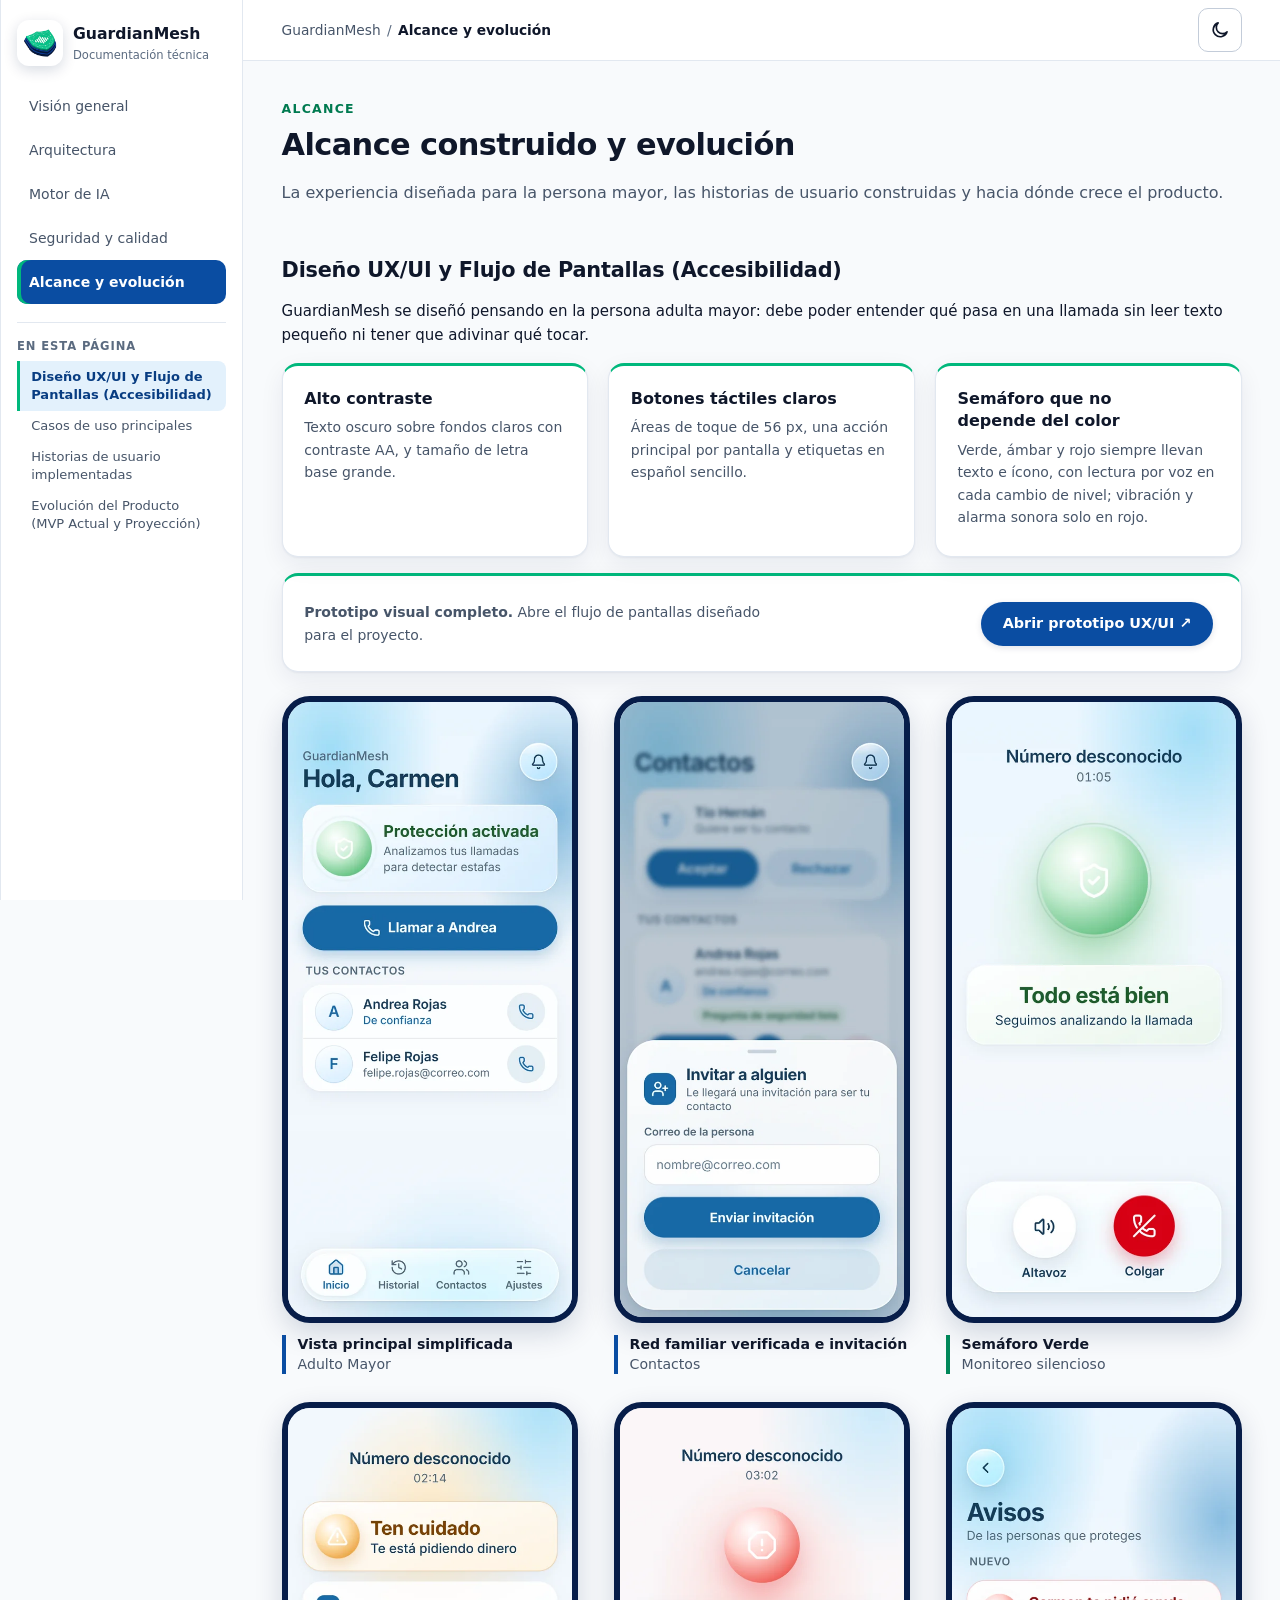
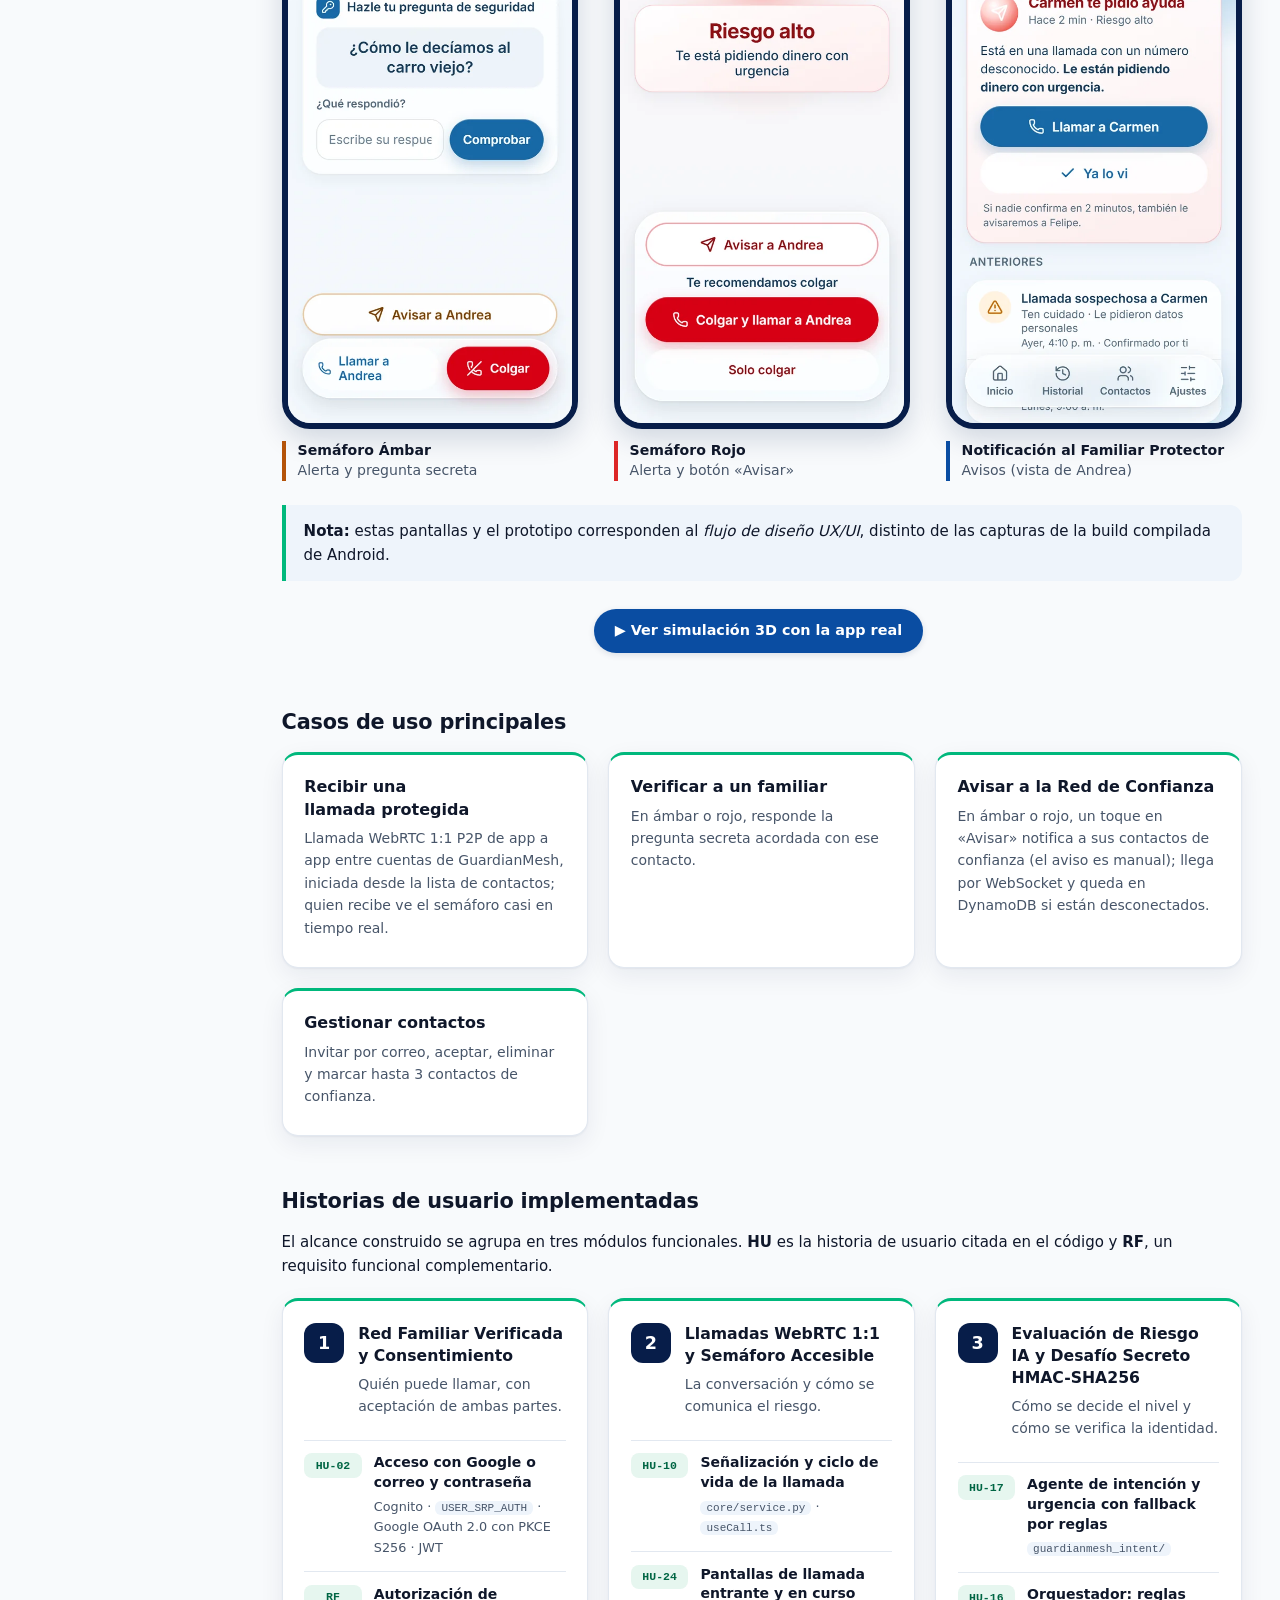
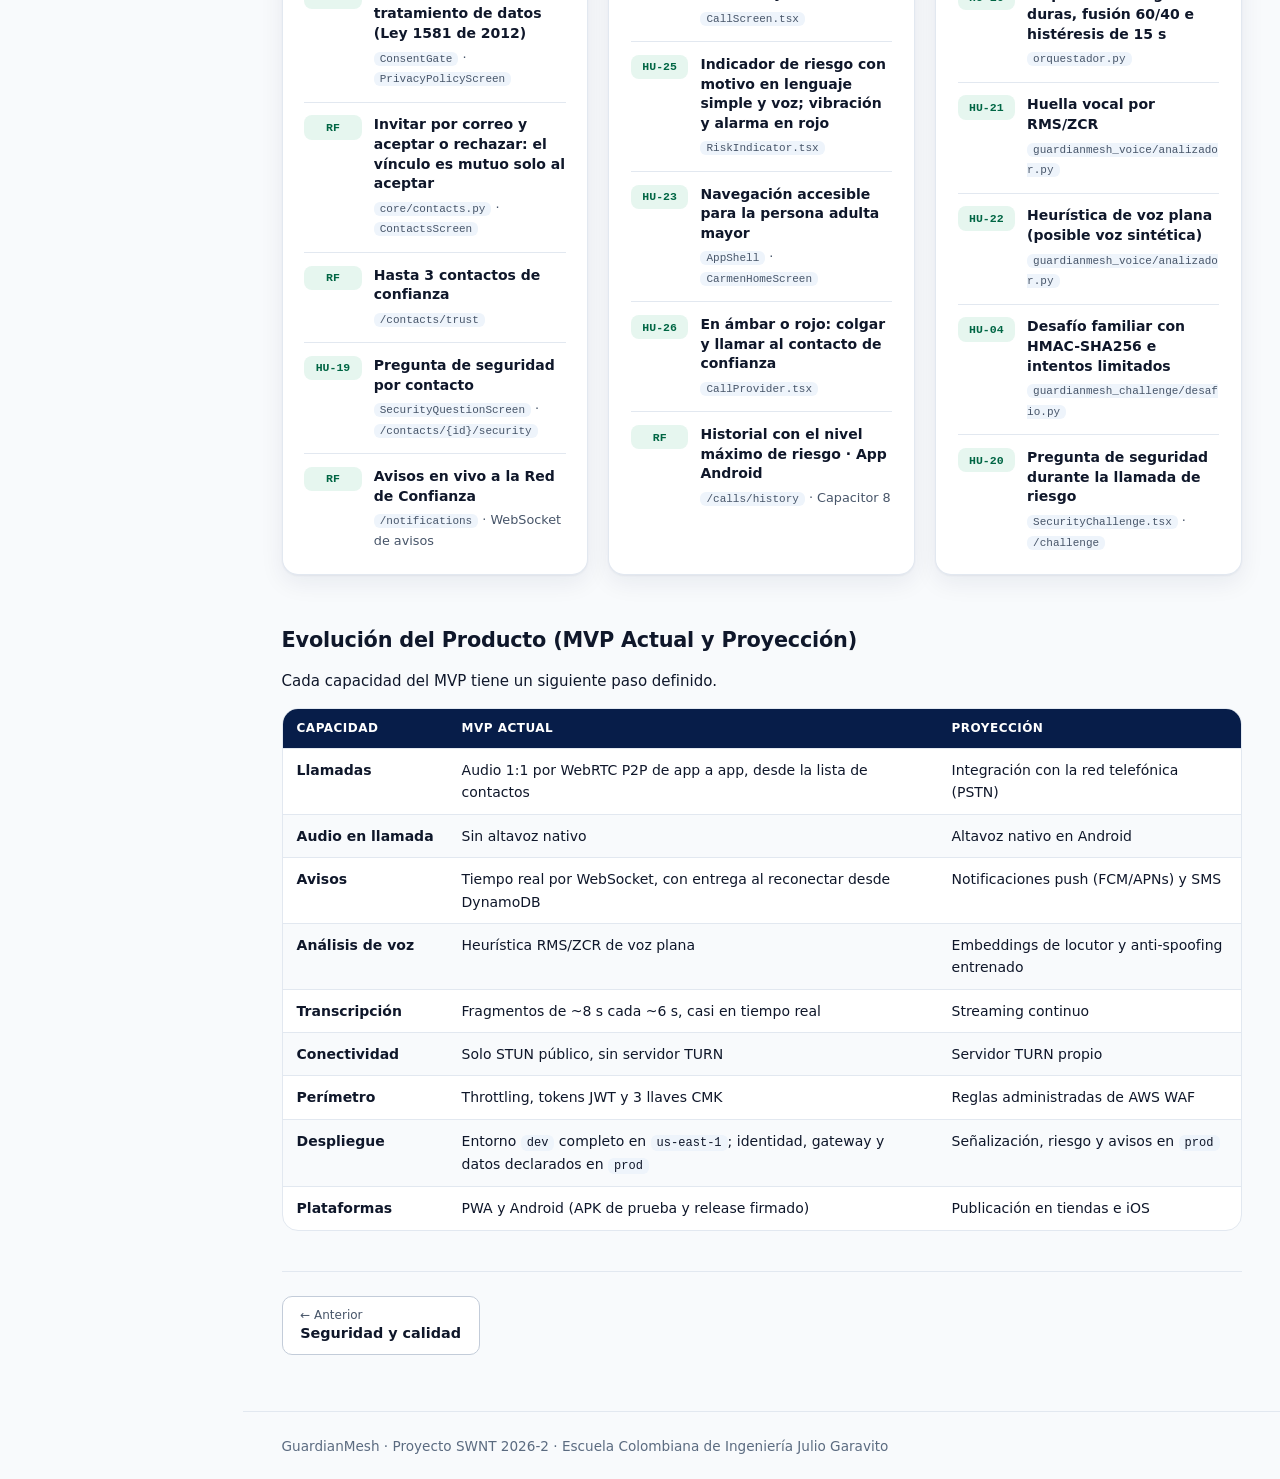
<file: scope.html>
<!DOCTYPE html>
<html lang="es">
<head>
<meta charset="utf-8">
<meta name="viewport" content="width=device-width, initial-scale=1">
<title>GuardianMesh · Alcance y evolución</title>
<meta name="description" content="Diseño UX/UI, historias de usuario implementadas y evolución del producto GuardianMesh.">
<meta name="theme-color" content="#071D49">
<script>(function(){var t;try{t=localStorage.getItem('theme')}catch(e){}if(t!=='dark'&&t!=='light')t=matchMedia('(prefers-color-scheme: dark)').matches?'dark':'light';document.documentElement.setAttribute('data-theme',t)})()</script>
<link rel="icon" type="image/png" href="assets/logo-guardianmesh.png">
<link rel="stylesheet" href="assets/styles.css?v=9">
</head>
<body>
<a class="skip" href="#contenido">Saltar al contenido</a>
<header class="topbar">
  <a class="brand" href="index.html"><span class="logo-wrap"><img src="assets/logo-guardianmesh.png" alt="" width="36" height="36"></span>GuardianMesh</a>
  <p class="crumbs"><a href="index.html">GuardianMesh</a><i aria-hidden="true">/</i><b aria-current="page">Alcance y evolución</b></p>
  <div class="topbar-actions"><button class="theme-btn" id="theme-btn" type="button" aria-label="Cambiar tema claro u oscuro" aria-pressed="false"><svg class="moon" viewBox="0 0 24 24" fill="none" stroke="currentColor" stroke-width="2" stroke-linecap="round" stroke-linejoin="round" aria-hidden="true"><path d="M20.5 14.2A8.5 8.5 0 1 1 9.8 3.5a6.8 6.8 0 0 0 10.7 10.7z"/></svg><svg class="sun" viewBox="0 0 24 24" fill="none" stroke="currentColor" stroke-width="2" stroke-linecap="round" aria-hidden="true"><circle cx="12" cy="12" r="4.2"/><path d="M12 2.5v2.2M12 19.3v2.2M2.5 12h2.2M19.3 12h2.2M5.3 5.3l1.5 1.5M17.2 17.2l1.5 1.5M5.3 18.7l1.5-1.5M17.2 6.8l1.5-1.5"/></svg></button><button type="button" class="menu-btn" id="menu-btn" aria-expanded="false" aria-controls="sidebar">☰ Menú</button></div>
</header>
<div class="scrim" id="scrim"></div>
<aside class="sidebar" id="sidebar" aria-label="Navegación">
  <a class="brand" href="index.html"><span class="logo-wrap"><img src="assets/logo-guardianmesh.png" alt="" width="36" height="36"></span><span>GuardianMesh<small>Documentación técnica</small></span></a>
  <nav class="nav" aria-label="Secciones del portal">
    <a href="index.html">Visión general</a>
    <a href="architecture.html">Arquitectura</a>
    <a href="ai-engine.html">Motor de IA</a>
    <a href="security.html">Seguridad y calidad</a>
    <a href="scope.html" aria-current="page">Alcance y evolución</a>
  </nav>
  <nav class="toc" aria-label="En esta página"><p>En esta página</p><div id="toc-list"></div></nav>
</aside>

<main id="contenido"><div class="content">
  <p class="eyebrow">Alcance</p>
  <h1>Alcance construido y evolución</h1>
  <p class="lead">La experiencia diseñada para la persona mayor, las historias de usuario construidas y hacia dónde crece el producto.</p>

  <h2 id="ux">Diseño UX/UI y Flujo de Pantallas (Accesibilidad)</h2>
  <p>GuardianMesh se diseñó pensando en la persona adulta mayor: debe poder entender qué pasa en una llamada sin leer texto pequeño ni tener que adivinar qué tocar.</p>
  <div class="grid">
    <div class="card"><h3>Alto contraste</h3><p>Texto oscuro sobre fondos claros con contraste AA, y tamaño de letra base grande.</p></div>
    <div class="card"><h3>Botones táctiles claros</h3><p>Áreas de toque de 56 px, una acción principal por pantalla y etiquetas en español sencillo.</p></div>
    <div class="card"><h3>Semáforo que no depende del color</h3><p>Verde, ámbar y rojo siempre llevan texto e ícono, con lectura por voz en cada cambio de nivel; vibración y alarma sonora solo en rojo.</p></div>
  </div>
  <div class="card ux-card" style="margin-top:16px">
    <p><strong>Prototipo visual completo.</strong> Abre el flujo de pantallas diseñado para el proyecto.</p>
    <a class="btn btn-primary" href="https://claude.ai/artifact/NbCCoDzDb7epjdtKpbuLse#page-da5bc254d2bf" target="_blank" rel="noopener">Abrir prototipo UX/UI ↗</a>
  </div>
  <div class="ux-gallery">
    <figure class="ux-shot"><a href="assets/img/ux/inicio.webp" target="_blank" rel="noopener" aria-label="Ampliar: Vista principal simplificada"><img src="assets/img/ux/inicio.webp" alt="Inicio de Carmen: protección activada y botón grande para llamar a Andrea" width="540" height="1169" loading="lazy" decoding="async"></a><figcaption><b>Vista principal simplificada</b>Adulto Mayor</figcaption></figure>
    <figure class="ux-shot"><a href="assets/img/ux/contactos.webp" target="_blank" rel="noopener" aria-label="Ampliar: Red familiar verificada e invitación"><img src="assets/img/ux/contactos.webp" alt="Contactos con la ventana para invitar a alguien por correo" width="540" height="1169" loading="lazy" decoding="async"></a><figcaption><b>Red familiar verificada e invitación</b>Contactos</figcaption></figure>
    <figure class="ux-shot g"><a href="assets/img/ux/semaforo-verde.webp" target="_blank" rel="noopener" aria-label="Ampliar: Semáforo Verde"><img src="assets/img/ux/semaforo-verde.webp" alt="Llamada en verde: Todo está bien, seguimos analizando la llamada" width="540" height="1169" loading="lazy" decoding="async"></a><figcaption><b>Semáforo Verde</b>Monitoreo silencioso</figcaption></figure>
    <figure class="ux-shot a"><a href="assets/img/ux/semaforo-ambar.webp" target="_blank" rel="noopener" aria-label="Ampliar: Semáforo Ámbar"><img src="assets/img/ux/semaforo-ambar.webp" alt="Llamada en ámbar: Ten cuidado, con la pregunta de seguridad" width="540" height="1169" loading="lazy" decoding="async"></a><figcaption><b>Semáforo Ámbar</b>Alerta y pregunta secreta</figcaption></figure>
    <figure class="ux-shot r"><a href="assets/img/ux/semaforo-rojo.webp" target="_blank" rel="noopener" aria-label="Ampliar: Semáforo Rojo"><img src="assets/img/ux/semaforo-rojo.webp" alt="Llamada en rojo: Riesgo alto, con botones para avisar o colgar y llamar a Andrea" width="540" height="1169" loading="lazy" decoding="async"></a><figcaption><b>Semáforo Rojo</b>Alerta y botón «Avisar»</figcaption></figure>
    <figure class="ux-shot"><a href="assets/img/ux/avisos.webp" target="_blank" rel="noopener" aria-label="Ampliar: Notificación al Familiar Protector"><img src="assets/img/ux/avisos.webp" alt="Avisos de Andrea: Carmen te pidió ayuda" width="540" height="1169" loading="lazy" decoding="async"></a><figcaption><b>Notificación al Familiar Protector</b>Avisos (vista de Andrea)</figcaption></figure>
  </div>
  <p class="callout"><strong>Nota:</strong> estas pantallas y el prototipo corresponden al <em>flujo de diseño UX/UI</em>, distinto de las capturas de la build compilada de Android.</p>
  <p class="ux-cta"><a class="btn btn-primary" href="architecture.html#simulacion-3d">▶ Ver simulación 3D con la app real</a></p>

  <h2 id="casos">Casos de uso principales</h2>
  <div class="grid">
    <div class="card"><h3>Recibir una llamada protegida</h3><p>Llamada WebRTC 1:1 P2P de app a app entre cuentas de GuardianMesh, iniciada desde la lista de contactos; quien recibe ve el semáforo casi en tiempo real.</p></div>
    <div class="card"><h3>Verificar a un familiar</h3><p>En ámbar o rojo, responde la pregunta secreta acordada con ese contacto.</p></div>
    <div class="card"><h3>Avisar a la Red de Confianza</h3><p>En ámbar o rojo, un toque en «Avisar» notifica a sus contactos de confianza (el aviso es manual); llega por WebSocket y queda en DynamoDB si están desconectados.</p></div>
    <div class="card"><h3>Gestionar contactos</h3><p>Invitar por correo, aceptar, eliminar y marcar hasta 3 contactos de confianza.</p></div>
  </div>

  <h2 id="hu">Historias de usuario implementadas</h2>
  <p>El alcance construido se agrupa en tres módulos funcionales. <strong>HU</strong> es la historia de usuario citada en el código y <strong>RF</strong>, un requisito funcional complementario.</p>
  <div class="modules">
    <section class="card module" aria-labelledby="mod-1">
      <header><span class="module-n" aria-hidden="true">1</span><div><h3 id="mod-1">Red Familiar Verificada y Consentimiento</h3><p>Quién puede llamar, con aceptación de ambas partes.</p></div></header>
      <ul class="hu-list">
      <li><span class="hu">HU-02</span><div><b>Acceso con Google o correo y contraseña</b><small>Cognito · <code>USER_SRP_AUTH</code> · Google OAuth 2.0 con PKCE S256 · JWT</small></div></li>
      <li><span class="hu">RF</span><div><b>Autorización de tratamiento de datos (Ley 1581 de 2012)</b><small><code>ConsentGate</code> · <code>PrivacyPolicyScreen</code></small></div></li>
      <li><span class="hu">RF</span><div><b>Invitar por correo y aceptar o rechazar: el vínculo es mutuo solo al aceptar</b><small><code>core/contacts.py</code> · <code>ContactsScreen</code></small></div></li>
      <li><span class="hu">RF</span><div><b>Hasta 3 contactos de confianza</b><small><code>/contacts/trust</code></small></div></li>
      <li><span class="hu">HU-19</span><div><b>Pregunta de seguridad por contacto</b><small><code>SecurityQuestionScreen</code> · <code>/contacts/{id}/security</code></small></div></li>
      <li><span class="hu">RF</span><div><b>Avisos en vivo a la Red de Confianza</b><small><code>/notifications</code> · WebSocket de avisos</small></div></li>
      </ul>
    </section>
    <section class="card module" aria-labelledby="mod-2">
      <header><span class="module-n" aria-hidden="true">2</span><div><h3 id="mod-2">Llamadas WebRTC 1:1 y Semáforo Accesible</h3><p>La conversación y cómo se comunica el riesgo.</p></div></header>
      <ul class="hu-list">
      <li><span class="hu">HU-10</span><div><b>Señalización y ciclo de vida de la llamada</b><small><code>core/service.py</code> · <code>useCall.ts</code></small></div></li>
      <li><span class="hu">HU-24</span><div><b>Pantallas de llamada entrante y en curso</b><small><code>CallScreen.tsx</code></small></div></li>
      <li><span class="hu">HU-25</span><div><b>Indicador de riesgo con motivo en lenguaje simple y voz; vibración y alarma en rojo</b><small><code>RiskIndicator.tsx</code></small></div></li>
      <li><span class="hu">HU-23</span><div><b>Navegación accesible para la persona adulta mayor</b><small><code>AppShell</code> · <code>CarmenHomeScreen</code></small></div></li>
      <li><span class="hu">HU-26</span><div><b>En ámbar o rojo: colgar y llamar al contacto de confianza</b><small><code>CallProvider.tsx</code></small></div></li>
      <li><span class="hu">RF</span><div><b>Historial con el nivel máximo de riesgo · App Android</b><small><code>/calls/history</code> · Capacitor 8</small></div></li>
      </ul>
    </section>
    <section class="card module" aria-labelledby="mod-3">
      <header><span class="module-n" aria-hidden="true">3</span><div><h3 id="mod-3">Evaluación de Riesgo IA y Desafío Secreto HMAC-SHA256</h3><p>Cómo se decide el nivel y cómo se verifica la identidad.</p></div></header>
      <ul class="hu-list">
      <li><span class="hu">HU-17</span><div><b>Agente de intención y urgencia con fallback por reglas</b><small><code>guardianmesh_intent/</code></small></div></li>
      <li><span class="hu">HU-16</span><div><b>Orquestador: reglas duras, fusión 60/40 e histéresis de 15 s</b><small><code>orquestador.py</code></small></div></li>
      <li><span class="hu">HU-21</span><div><b>Huella vocal por RMS/ZCR</b><small><code>guardianmesh_voice/analizador.py</code></small></div></li>
      <li><span class="hu">HU-22</span><div><b>Heurística de voz plana (posible voz sintética)</b><small><code>guardianmesh_voice/analizador.py</code></small></div></li>
      <li><span class="hu">HU-04</span><div><b>Desafío familiar con HMAC-SHA256 e intentos limitados</b><small><code>guardianmesh_challenge/desafio.py</code></small></div></li>
      <li><span class="hu">HU-20</span><div><b>Pregunta de seguridad durante la llamada de riesgo</b><small><code>SecurityChallenge.tsx</code> · <code>/challenge</code></small></div></li>
      </ul>
    </section>
  </div>

  <h2 id="evolucion">Evolución del Producto (MVP Actual y Proyección)</h2>
  <p>Cada capacidad del MVP tiene un siguiente paso definido.</p>
  <div class="table-wrap"><table class="evo">
    <thead><tr><th>Capacidad</th><th>MVP actual</th><th>Proyección</th></tr></thead>
    <tbody>
      <tr><td>Llamadas</td><td>Audio 1:1 por WebRTC P2P de app a app, desde la lista de contactos</td><td>Integración con la red telefónica (PSTN)</td></tr>
      <tr><td>Audio en llamada</td><td>Sin altavoz nativo</td><td>Altavoz nativo en Android</td></tr>
      <tr><td>Avisos</td><td>Tiempo real por WebSocket, con entrega al reconectar desde DynamoDB</td><td>Notificaciones push (FCM/APNs) y SMS</td></tr>
      <tr><td>Análisis de voz</td><td>Heurística RMS/ZCR de voz plana</td><td>Embeddings de locutor y anti-spoofing entrenado</td></tr>
      <tr><td>Transcripción</td><td>Fragmentos de ~8 s cada ~6 s, casi en tiempo real</td><td>Streaming continuo</td></tr>
      <tr><td>Conectividad</td><td>Solo STUN público, sin servidor TURN</td><td>Servidor TURN propio</td></tr>
      <tr><td>Perímetro</td><td>Throttling, tokens JWT y 3 llaves CMK</td><td>Reglas administradas de AWS WAF</td></tr>
      <tr><td>Despliegue</td><td>Entorno <code>dev</code> completo en <code>us-east-1</code>; identidad, gateway y datos declarados en <code>prod</code></td><td>Señalización, riesgo y avisos en <code>prod</code></td></tr>
      <tr><td>Plataformas</td><td>PWA y Android (APK de prueba y release firmado)</td><td>Publicación en tiendas e iOS</td></tr>
    </tbody>
  </table></div>

  <nav class="pager" aria-label="Páginas"><a class="pager-prev" href="security.html" rel="prev"><small><i aria-hidden="true">←</i> Anterior</small><span>Seguridad y calidad</span></a></nav>
</div></main>
<footer class="foot">GuardianMesh · Proyecto SWNT 2026-2 · Escuela Colombiana de Ingeniería Julio Garavito</footer>
<script src="assets/app.js?v=9"></script>
</body>
</html>
</file>
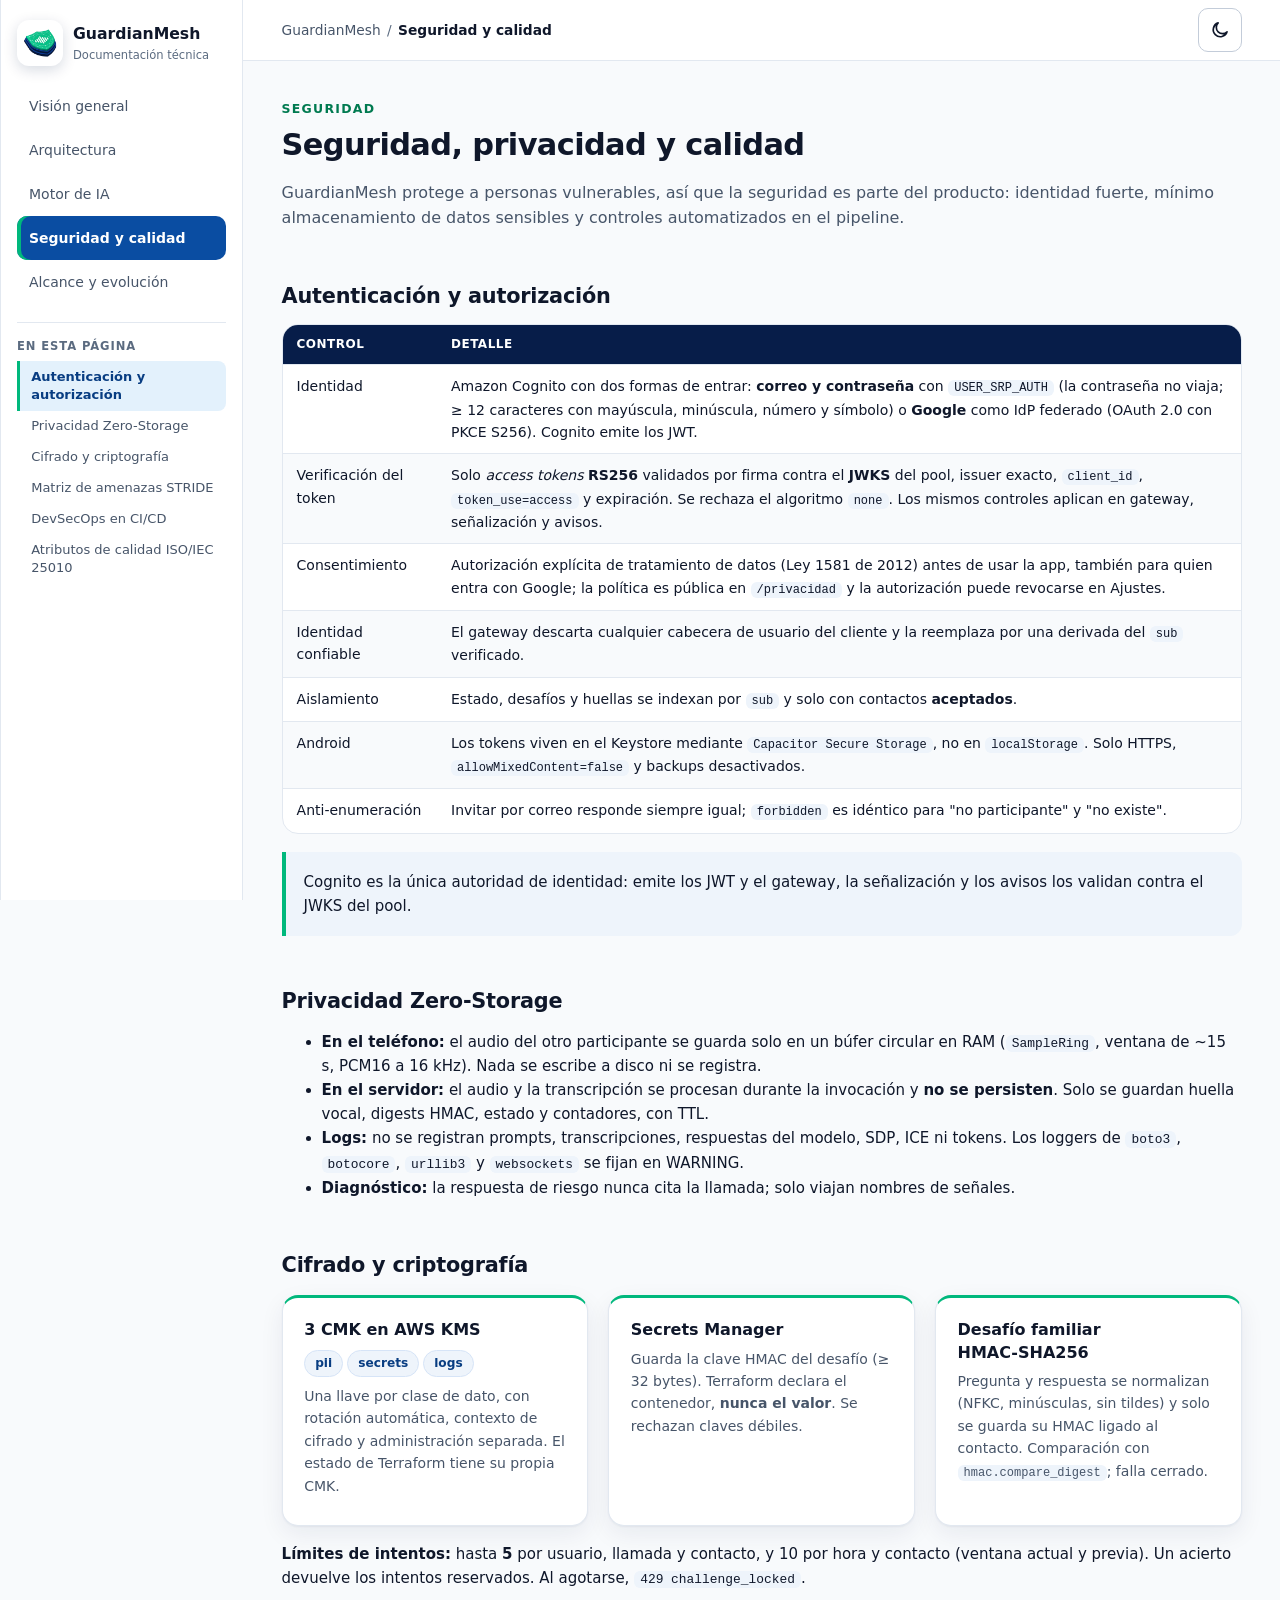
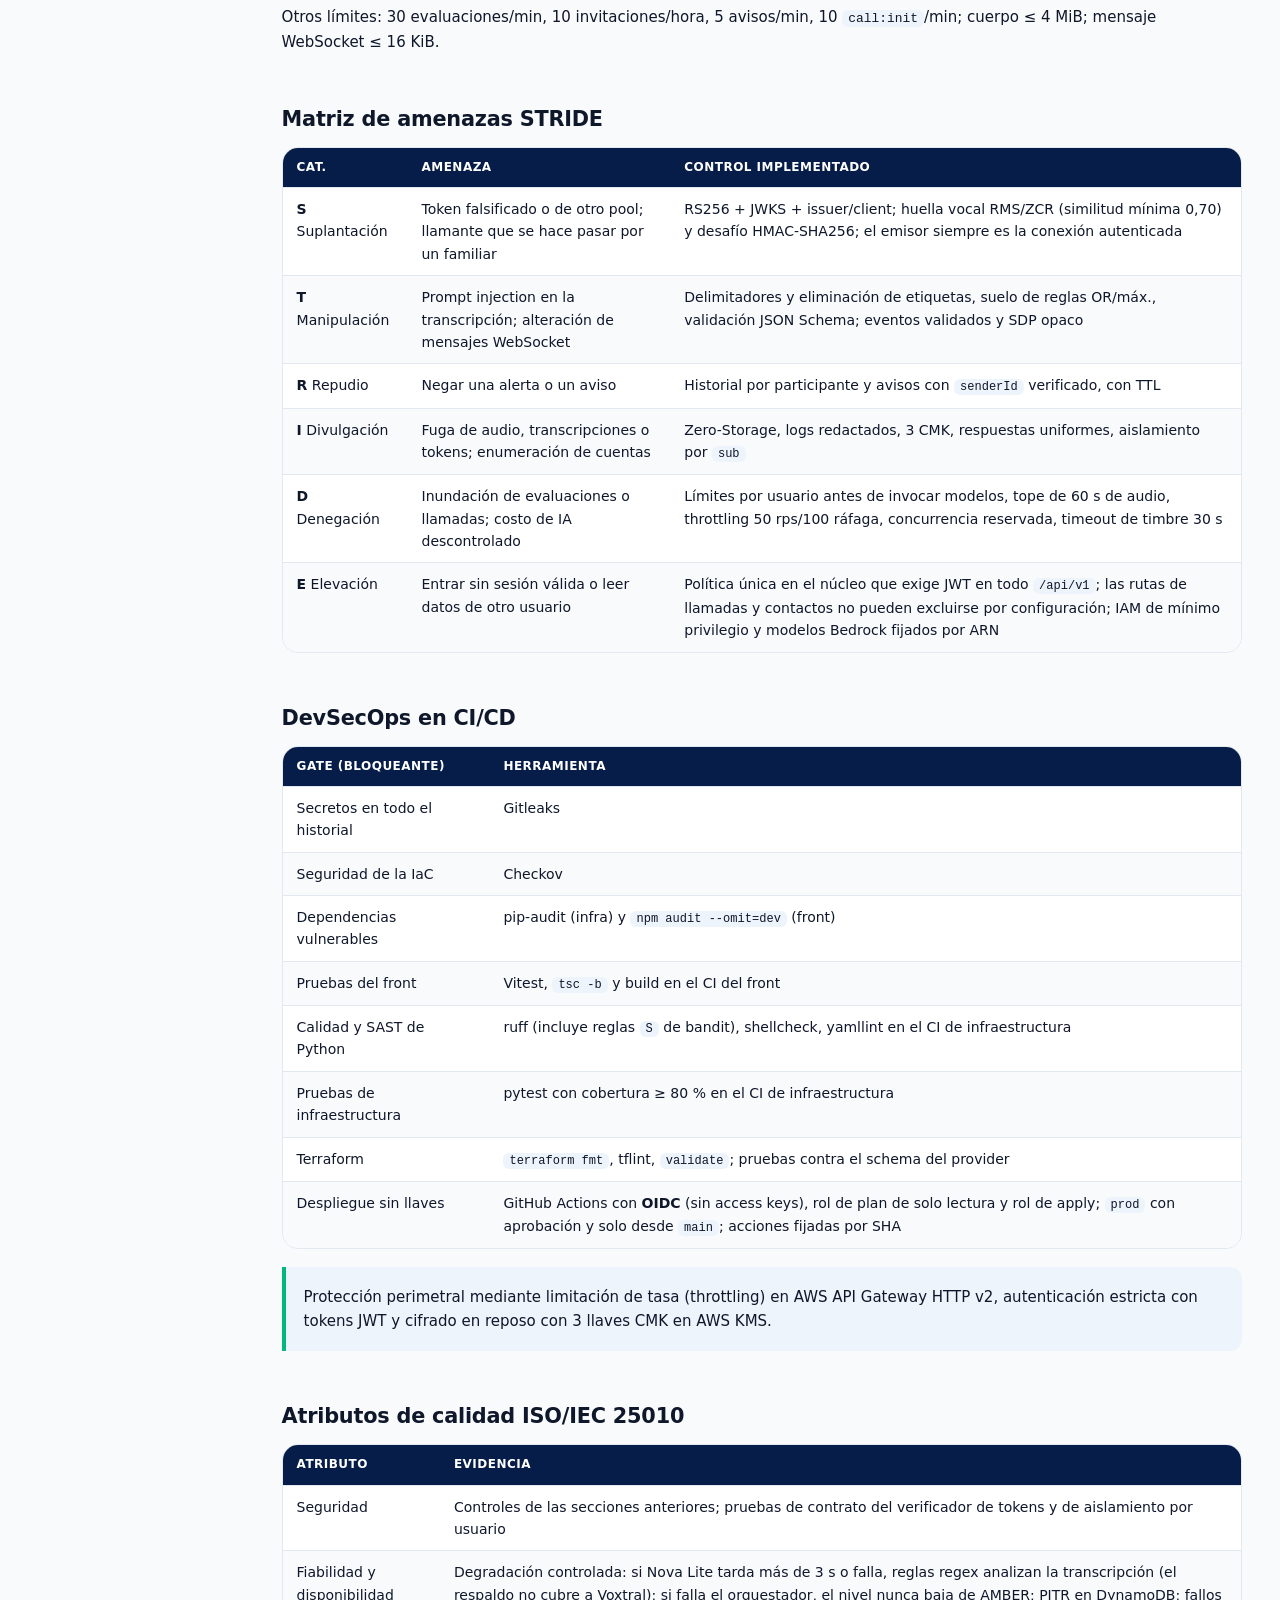
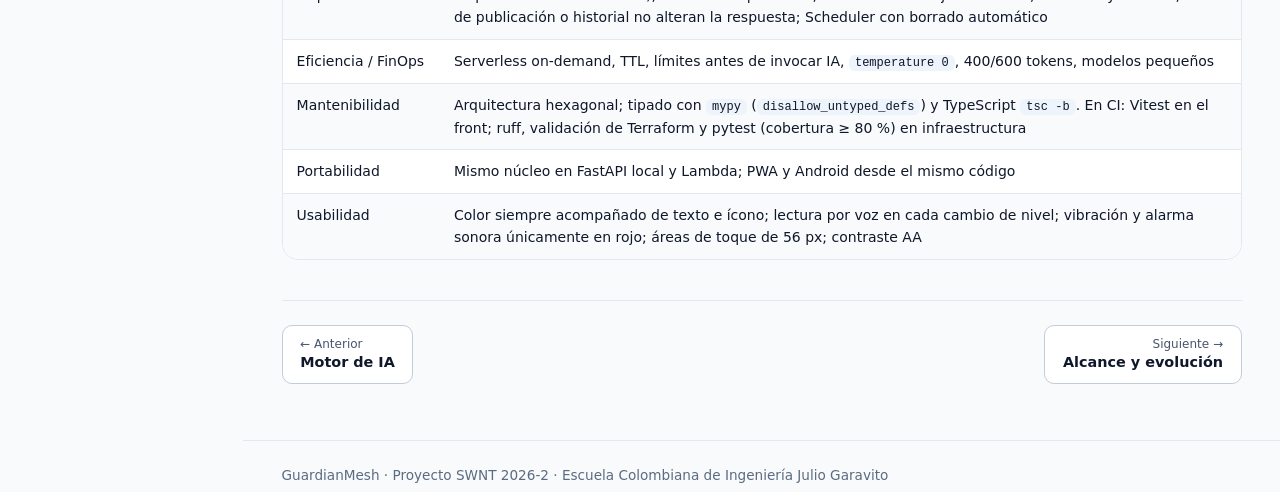
<file: security.html>
<!DOCTYPE html>
<html lang="es">
<head>
<meta charset="utf-8">
<meta name="viewport" content="width=device-width, initial-scale=1">
<title>GuardianMesh · Seguridad, privacidad y calidad</title>
<meta name="description" content="Controles de seguridad, privacidad zero-storage, cifrado, STRIDE, DevSecOps y atributos ISO/IEC 25010 de GuardianMesh.">
<meta name="theme-color" content="#071D49">
<script>(function(){var t;try{t=localStorage.getItem('theme')}catch(e){}if(t!=='dark'&&t!=='light')t=matchMedia('(prefers-color-scheme: dark)').matches?'dark':'light';document.documentElement.setAttribute('data-theme',t)})()</script>
<link rel="icon" type="image/png" href="assets/logo-guardianmesh.png">
<link rel="stylesheet" href="assets/styles.css?v=9">
</head>
<body>
<a class="skip" href="#contenido">Saltar al contenido</a>
<header class="topbar">
  <a class="brand" href="index.html"><span class="logo-wrap"><img src="assets/logo-guardianmesh.png" alt="" width="36" height="36"></span>GuardianMesh</a>
  <p class="crumbs"><a href="index.html">GuardianMesh</a><i aria-hidden="true">/</i><b aria-current="page">Seguridad y calidad</b></p>
  <div class="topbar-actions"><button class="theme-btn" id="theme-btn" type="button" aria-label="Cambiar tema claro u oscuro" aria-pressed="false"><svg class="moon" viewBox="0 0 24 24" fill="none" stroke="currentColor" stroke-width="2" stroke-linecap="round" stroke-linejoin="round" aria-hidden="true"><path d="M20.5 14.2A8.5 8.5 0 1 1 9.8 3.5a6.8 6.8 0 0 0 10.7 10.7z"/></svg><svg class="sun" viewBox="0 0 24 24" fill="none" stroke="currentColor" stroke-width="2" stroke-linecap="round" aria-hidden="true"><circle cx="12" cy="12" r="4.2"/><path d="M12 2.5v2.2M12 19.3v2.2M2.5 12h2.2M19.3 12h2.2M5.3 5.3l1.5 1.5M17.2 17.2l1.5 1.5M5.3 18.7l1.5-1.5M17.2 6.8l1.5-1.5"/></svg></button><button type="button" class="menu-btn" id="menu-btn" aria-expanded="false" aria-controls="sidebar">☰ Menú</button></div>
</header>
<div class="scrim" id="scrim"></div>
<aside class="sidebar" id="sidebar" aria-label="Navegación">
  <a class="brand" href="index.html"><span class="logo-wrap"><img src="assets/logo-guardianmesh.png" alt="" width="36" height="36"></span><span>GuardianMesh<small>Documentación técnica</small></span></a>
  <nav class="nav" aria-label="Secciones del portal">
    <a href="index.html">Visión general</a>
    <a href="architecture.html">Arquitectura</a>
    <a href="ai-engine.html">Motor de IA</a>
    <a href="security.html" aria-current="page">Seguridad y calidad</a>
    <a href="scope.html">Alcance y evolución</a>
  </nav>
  <nav class="toc" aria-label="En esta página"><p>En esta página</p><div id="toc-list"></div></nav>
</aside>

<main id="contenido"><div class="content">
  <p class="eyebrow">Seguridad</p>
  <h1>Seguridad, privacidad y calidad</h1>
  <p class="lead">GuardianMesh protege a personas vulnerables, así que la seguridad es parte del producto: identidad fuerte, mínimo almacenamiento de datos sensibles y controles automatizados en el pipeline.</p>

  <h2 id="auth">Autenticación y autorización</h2>
  <div class="table-wrap"><table>
    <thead><tr><th>Control</th><th>Detalle</th></tr></thead>
    <tbody>
      <tr><td>Identidad</td><td>Amazon Cognito con dos formas de entrar: <strong>correo y contraseña</strong> con <code>USER_SRP_AUTH</code> (la contraseña no viaja; ≥ 12 caracteres con mayúscula, minúscula, número y símbolo) o <strong>Google</strong> como IdP federado (OAuth 2.0 con PKCE S256). Cognito emite los JWT.</td></tr>
      <tr><td>Verificación del token</td><td>Solo <em>access tokens</em> <strong>RS256</strong> validados por firma contra el <strong>JWKS</strong> del pool, issuer exacto, <code>client_id</code>, <code>token_use=access</code> y expiración. Se rechaza el algoritmo <code>none</code>. Los mismos controles aplican en gateway, señalización y avisos.</td></tr>
      <tr><td>Consentimiento</td><td>Autorización explícita de tratamiento de datos (Ley 1581 de 2012) antes de usar la app, también para quien entra con Google; la política es pública en <code>/privacidad</code> y la autorización puede revocarse en Ajustes.</td></tr>
      <tr><td>Identidad confiable</td><td>El gateway descarta cualquier cabecera de usuario del cliente y la reemplaza por una derivada del <code>sub</code> verificado.</td></tr>
      <tr><td>Aislamiento</td><td>Estado, desafíos y huellas se indexan por <code>sub</code> y solo con contactos <strong>aceptados</strong>.</td></tr>
      <tr><td>Android</td><td>Los tokens viven en el Keystore mediante <code>Capacitor Secure Storage</code>, no en <code>localStorage</code>. Solo HTTPS, <code>allowMixedContent=false</code> y backups desactivados.</td></tr>
      <tr><td>Anti-enumeración</td><td>Invitar por correo responde siempre igual; <code>forbidden</code> es idéntico para "no participante" y "no existe".</td></tr>
    </tbody>
  </table></div>
  <div class="callout"><p>Cognito es la única autoridad de identidad: emite los JWT y el gateway, la señalización y los avisos los validan contra el JWKS del pool.</p></div>

  <h2 id="privacidad">Privacidad Zero-Storage</h2>
  <ul>
    <li><strong>En el teléfono:</strong> el audio del otro participante se guarda solo en un búfer circular en RAM (<code>SampleRing</code>, ventana de ~15 s, PCM16 a 16 kHz). Nada se escribe a disco ni se registra.</li>
    <li><strong>En el servidor:</strong> el audio y la transcripción se procesan durante la invocación y <strong>no se persisten</strong>. Solo se guardan huella vocal, digests HMAC, estado y contadores, con TTL.</li>
    <li><strong>Logs:</strong> no se registran prompts, transcripciones, respuestas del modelo, SDP, ICE ni tokens. Los loggers de <code>boto3</code>, <code>botocore</code>, <code>urllib3</code> y <code>websockets</code> se fijan en WARNING.</li>
    <li><strong>Diagnóstico:</strong> la respuesta de riesgo nunca cita la llamada; solo viajan nombres de señales.</li>
  </ul>

  <h2 id="cifrado">Cifrado y criptografía</h2>
  <div class="grid">
    <div class="card"><h3>3 CMK en AWS KMS</h3><p><span class="badge">pii</span><span class="badge">secrets</span><span class="badge">logs</span></p><p>Una llave por clase de dato, con rotación automática, contexto de cifrado y administración separada. El estado de Terraform tiene su propia CMK.</p></div>
    <div class="card"><h3>Secrets Manager</h3><p>Guarda la clave HMAC del desafío (≥ 32 bytes). Terraform declara el contenedor, <strong>nunca el valor</strong>. Se rechazan claves débiles.</p></div>
    <div class="card"><h3>Desafío familiar HMAC-SHA256</h3><p>Pregunta y respuesta se normalizan (NFKC, minúsculas, sin tildes) y solo se guarda su HMAC ligado al contacto. Comparación con <code>hmac.compare_digest</code>; falla cerrado.</p></div>
  </div>
  <p><strong>Límites de intentos:</strong> hasta <strong>5</strong> por usuario, llamada y contacto, y 10 por hora y contacto (ventana actual y previa). Un acierto devuelve los intentos reservados. Al agotarse, <code>429 challenge_locked</code>.</p>
  <p>Otros límites: 30 evaluaciones/min, 10 invitaciones/hora, 5 avisos/min, 10 <code>call:init</code>/min; cuerpo ≤ 4 MiB; mensaje WebSocket ≤ 16 KiB.</p>

  <h2 id="stride">Matriz de amenazas STRIDE</h2>
  <div class="table-wrap"><table>
    <thead><tr><th>Cat.</th><th>Amenaza</th><th>Control implementado</th></tr></thead>
    <tbody>
      <tr><td><strong>S</strong> Suplantación</td><td>Token falsificado o de otro pool; llamante que se hace pasar por un familiar</td><td>RS256 + JWKS + issuer/client; huella vocal RMS/ZCR (similitud mínima 0,70) y desafío HMAC-SHA256; el emisor siempre es la conexión autenticada</td></tr>
      <tr><td><strong>T</strong> Manipulación</td><td>Prompt injection en la transcripción; alteración de mensajes WebSocket</td><td>Delimitadores y eliminación de etiquetas, suelo de reglas OR/máx., validación JSON Schema; eventos validados y SDP opaco</td></tr>
      <tr><td><strong>R</strong> Repudio</td><td>Negar una alerta o un aviso</td><td>Historial por participante y avisos con <code>senderId</code> verificado, con TTL</td></tr>
      <tr><td><strong>I</strong> Divulgación</td><td>Fuga de audio, transcripciones o tokens; enumeración de cuentas</td><td>Zero-Storage, logs redactados, 3 CMK, respuestas uniformes, aislamiento por <code>sub</code></td></tr>
      <tr><td><strong>D</strong> Denegación</td><td>Inundación de evaluaciones o llamadas; costo de IA descontrolado</td><td>Límites por usuario antes de invocar modelos, tope de 60 s de audio, throttling 50 rps/100 ráfaga, concurrencia reservada, timeout de timbre 30 s</td></tr>
      <tr><td><strong>E</strong> Elevación</td><td>Entrar sin sesión válida o leer datos de otro usuario</td><td>Política única en el núcleo que exige JWT en todo <code>/api/v1</code>; las rutas de llamadas y contactos no pueden excluirse por configuración; IAM de mínimo privilegio y modelos Bedrock fijados por ARN</td></tr>
    </tbody>
  </table></div>

  <h2 id="devsecops">DevSecOps en CI/CD</h2>
  <div class="table-wrap"><table>
    <thead><tr><th>Gate (bloqueante)</th><th>Herramienta</th></tr></thead>
    <tbody>
      <tr><td>Secretos en todo el historial</td><td>Gitleaks</td></tr>
      <tr><td>Seguridad de la IaC</td><td>Checkov</td></tr>
      <tr><td>Dependencias vulnerables</td><td>pip-audit (infra) y <code>npm audit --omit=dev</code> (front)</td></tr>
      <tr><td>Pruebas del front</td><td>Vitest, <code>tsc -b</code> y build en el CI del front</td></tr>
      <tr><td>Calidad y SAST de Python</td><td>ruff (incluye reglas <code>S</code> de bandit), shellcheck, yamllint en el CI de infraestructura</td></tr>
      <tr><td>Pruebas de infraestructura</td><td>pytest con cobertura ≥ 80 % en el CI de infraestructura</td></tr>
      <tr><td>Terraform</td><td><code>terraform fmt</code>, tflint, <code>validate</code>; pruebas contra el schema del provider</td></tr>
      <tr><td>Despliegue sin llaves</td><td>GitHub Actions con <strong>OIDC</strong> (sin access keys), rol de plan de solo lectura y rol de apply; <code>prod</code> con aprobación y solo desde <code>main</code>; acciones fijadas por SHA</td></tr>
    </tbody>
  </table></div>
  <div class="callout"><p>Protección perimetral mediante limitación de tasa (throttling) en AWS API Gateway HTTP v2, autenticación estricta con tokens JWT y cifrado en reposo con 3 llaves CMK en AWS KMS.</p></div>

  <h2 id="iso25010">Atributos de calidad ISO/IEC 25010</h2>
  <div class="table-wrap"><table>
    <thead><tr><th>Atributo</th><th>Evidencia</th></tr></thead>
    <tbody>
      <tr><td>Seguridad</td><td>Controles de las secciones anteriores; pruebas de contrato del verificador de tokens y de aislamiento por usuario</td></tr>
      <tr><td>Fiabilidad y disponibilidad</td><td>Degradación controlada: si Nova Lite tarda más de 3 s o falla, reglas regex analizan la transcripción (el respaldo no cubre a Voxtral); si falla el orquestador, el nivel nunca baja de AMBER; PITR en DynamoDB; fallos de publicación o historial no alteran la respuesta; Scheduler con borrado automático</td></tr>
      <tr><td>Eficiencia / FinOps</td><td>Serverless on-demand, TTL, límites antes de invocar IA, <code>temperature 0</code>, 400/600 tokens, modelos pequeños</td></tr>
      <tr><td>Mantenibilidad</td><td>Arquitectura hexagonal; tipado con <code>mypy</code> (<code>disallow_untyped_defs</code>) y TypeScript <code>tsc -b</code>. En CI: Vitest en el front; ruff, validación de Terraform y pytest (cobertura ≥ 80 %) en infraestructura</td></tr>
      <tr><td>Portabilidad</td><td>Mismo núcleo en FastAPI local y Lambda; PWA y Android desde el mismo código</td></tr>
      <tr><td>Usabilidad</td><td>Color siempre acompañado de texto e ícono; lectura por voz en cada cambio de nivel; vibración y alarma sonora únicamente en rojo; áreas de toque de 56 px; contraste AA</td></tr>
    </tbody>
  </table></div>
  <nav class="pager" aria-label="Páginas"><a class="pager-prev" href="ai-engine.html" rel="prev"><small><i aria-hidden="true">←</i> Anterior</small><span>Motor de IA</span></a><a class="pager-next" href="scope.html" rel="next"><small>Siguiente <i aria-hidden="true">→</i></small><span>Alcance y evolución</span></a></nav>
</div></main>
<footer class="foot">GuardianMesh · Proyecto SWNT 2026-2 · Escuela Colombiana de Ingeniería Julio Garavito</footer>
<script src="assets/app.js?v=9"></script>
</body>
</html>
</file>
<file: assets/styles.css>
/* GuardianMesh docs · tokens tomados de GuardianMesh-front/src/styles/design-system.css */
:root{
  color-scheme:light;
  /* Marca (constante en ambos temas) */
  --brand-navy:#071D49;--brand-blue:#0A4DA2;--brand-emerald:#00B87C;--brand-emerald-dark:#008256;
  /* Superficies y texto */
  --bg:#F8FAFC;--surface:#FFFFFF;--surface-2:#F8FAFC;--text:#0F172A;--text-2:#475569;--text-3:#5B6B80;
  --border:#E2E8F0;--border-color:var(--border);--border-strong:#C3CCD9;
  /* Acción y acento */
  --primary:#0A4DA2;--primary-press:#083D82;--primary-mid:#2F72C0;--primary-light:#D6E4F7;--on-primary:#FFFFFF;--ice:#EEF4FB;
  --accent:#00B87C;--accent-ink:#007A50;
  /* Paneles oscuros: encabezados de tabla, código, selección */
  --strong:#071D49;--strong-2:#041233;--on-strong:#FFFFFF;--on-strong-2:#C9D6EA;
  --nav-active:#0A4DA2;--on-nav-active:#FFFFFF;--toc-active:#E3F1FC;--toc-hover:#F3F7FC;--on-toc-active:#083D82;
  /* Semáforo: tono, tinta, fondo y borde */
  --success:#00875A;--success-ink:#006644;--success-bg:#E6F6EF;--success-line:#BFE3C7;
  --warning:#B45309;--warning-ink:#7C3A06;--warning-bg:#FEF3E2;--warning-line:#F1D6A6;
  --danger:#DC2626;--danger-ink:#991B1B;--danger-bg:#FDECEC;--danger-line:#F3BCBC;
  --success-solid:#006644;--warning-solid:#7C3A06;--danger-solid:#991B1B;
  --stage:radial-gradient(120% 100% at 50% 18%,#F8FAFC 0%,#EDF2F9 45%,#D9E2EF 100%);
  --frame:#071D49;--stage-text:#475569;
  --font:'Inter',-apple-system,'Segoe UI',Roboto,system-ui,sans-serif;--mono:ui-monospace,SFMono-Regular,Menlo,Consolas,monospace;
  --radius:1rem;--side:clamp(14.5rem,19vw,17rem);--gap:clamp(.875rem,1.6vw,1.25rem);
  --shadow:0 1px 2px rgba(7,29,73,.05),0 8px 24px rgba(7,29,73,.07);--shadow-hover:0 2px 4px rgba(7,29,73,.06),0 12px 28px rgba(7,29,73,.11);
}
[data-theme="dark"]{
  color-scheme:dark;
  --bg:#0B1120;--surface:#111827;--surface-2:#162033;--text:#F1F5F9;--text-2:#94A3B8;--text-3:#94A3B8;
  --border:#1E293B;--border-strong:#475569;
  --primary:#38BDF8;--primary-press:#7DD3FC;--primary-mid:#7DD3FC;--primary-light:#28486A;--on-primary:#06121F;--ice:#1B2940;
  --accent:#10B981;--accent-ink:#34D399;
  --strong:#1E3A5F;--strong-2:#172C49;--on-strong:#F1F5F9;--on-strong-2:#C3D3E8;
  --nav-active:#11344D;--on-nav-active:#BAE6FD;--toc-active:#10293D;--toc-hover:#162033;--on-toc-active:#7DD3FC;
  --success-ink:#6EE7B7;--success-bg:#0C2C22;--success-line:#1C5A45;
  --warning-ink:#FCD34D;--warning-bg:#33240B;--warning-line:#6B4A14;
  --danger-ink:#FCA5A5;--danger-bg:#3A1519;--danger-line:#73282F;
  --stage:radial-gradient(120% 100% at 50% 18%,#33476A 0%,#24344F 50%,#18243A 100%);
  --frame:#3B4D69;--stage-text:#CBD5E1;
  --shadow:0 1px 2px rgba(0,0,0,.3),0 8px 24px rgba(0,0,0,.28);--shadow-hover:0 2px 4px rgba(0,0,0,.35),0 14px 30px rgba(0,0,0,.4);
}
*,*::before,*::after{box-sizing:border-box}
html{scroll-behavior:smooth;scroll-padding-top:5rem;-webkit-text-size-adjust:100%}
body{font:.9375rem/1.6 var(--font);display:grid;grid-template-columns:var(--side) minmax(0,1fr);max-width:1380px;margin:0 auto;min-height:100vh;grid-template-rows:auto 1fr auto;overflow-wrap:break-word;color:var(--text);background:var(--bg);-webkit-font-smoothing:antialiased}
a{color:var(--primary-press);text-underline-offset:2px}a:hover{color:var(--primary)}
:focus-visible{outline:3px solid var(--primary-mid);outline-offset:2px;border-radius:4px}
img,svg{max-width:100%}
.skip{position:absolute;left:-999px;top:8px;background:var(--primary);color:var(--on-primary);padding:8px 14px;border-radius:8px;z-index:100}.skip:focus{left:8px}

/* Layout */
.sidebar{grid-column:1;grid-row:1/4;position:sticky;top:0;height:100vh;height:100dvh;background:var(--surface);border:solid var(--border);border-width:0 1px;padding:1.25rem 1rem;overflow-y:auto;overscroll-behavior:contain;z-index:40;display:flex;flex-direction:column;gap:1.125rem}
.brand{display:flex;align-items:center;gap:10px;text-decoration:none;color:var(--text);font-weight:700;font-size:.98rem}
.logo-wrap{display:inline-flex;flex:none;background:#FFFFFF;padding:8px;border-radius:16px;box-shadow:0 4px 14px rgba(7,29,73,.16)}
.logo-wrap img{display:block;width:36px;height:36px;object-fit:contain}
.logo-wrap-lg img{width:96px;height:96px}
.brand .logo-wrap{padding:5px;border-radius:12px}
.brand small{display:block;font-weight:500;font-size:.72rem;color:var(--text-3)}
.nav a{display:flex;align-items:center;gap:.6rem;min-height:2.75rem;padding:.5rem .75rem;border-radius:.625rem;color:var(--text-2);text-decoration:none;font-weight:500;font-size:.875rem}
.nav a:hover{background:var(--ice);color:var(--text)}
.nav a[aria-current=page]{background:var(--nav-active);color:var(--on-nav-active);font-weight:600;box-shadow:inset 4px 0 0 var(--accent)}
.toc{border-top:1px solid var(--border);padding-top:14px}
.toc p{margin:0 0 6px;font-size:.72rem;letter-spacing:.08em;text-transform:uppercase;color:var(--text-3);font-weight:700}
.toc a{display:block;padding:.4rem .7rem;border-left:3px solid transparent;border-radius:0 .5rem .5rem 0;color:var(--text-2);text-decoration:none;font-size:.8125rem;line-height:1.4;transition:background .15s,border-color .15s,color .15s}
.toc a:hover{color:var(--text);background:var(--toc-hover)}.toc a.active{border-left-color:var(--accent);color:var(--on-toc-active);font-weight:600;background:var(--toc-active)}
.topbar{grid-column:2;grid-row:1;display:flex;align-items:center;justify-content:space-between;gap:1rem;position:sticky;top:0;z-index:50;min-height:3.75rem;padding:.5rem clamp(1rem,3vw,2.75rem);background:var(--surface);border-bottom:1px solid var(--border)}
.topbar>.brand{display:none}
.crumbs{margin:0;min-width:0;font-size:.86rem;color:var(--text-2)}.crumbs a{color:var(--text-2);text-decoration:none}.crumbs a:hover{color:var(--primary-press);text-decoration:underline}.crumbs b{color:var(--text);font-weight:600}.crumbs i{margin:0 .4rem;font-style:normal;color:var(--text-3)}
.topbar-actions{display:flex;align-items:center;gap:.5rem;flex:none}
.menu-btn,.theme-btn{border:1px solid var(--border-strong);background:var(--surface);color:var(--text);border-radius:.625rem;min-height:2.75rem;font:600 .9rem var(--font);cursor:pointer;transition:background .15s,border-color .15s}
.menu-btn{display:none;padding:.5rem .8rem}
.theme-btn{display:grid;place-items:center;width:2.75rem;padding:0}
.menu-btn:hover,.theme-btn:hover{background:var(--ice);border-color:var(--primary)}
.theme-btn svg{width:1.25rem;height:1.25rem;grid-area:1/1;transition:transform .25s,opacity .2s}
.theme-btn .sun{opacity:0;transform:rotate(-60deg) scale(.6)}
[data-theme="dark"] .theme-btn .sun{opacity:1;transform:none}[data-theme="dark"] .theme-btn .moon{opacity:0;transform:rotate(60deg) scale(.6)}
.scrim{display:none}
main{grid-column:2;grid-row:2;min-width:0;padding:clamp(1.5rem,3vw,2.5rem) clamp(1rem,3vw,2.75rem) 3.5rem}
.content{max-width:none}
.content>p,.content>ul,section>p{max-width:110ch}
footer.foot{grid-column:2;grid-row:3;padding:1.5rem clamp(1rem,3vw,2.75rem);border-top:1px solid var(--border);color:var(--text-3);font-size:.85rem}

/* Tipografía */
h1{font-size:clamp(1.5rem,2.6vw,1.9rem);line-height:1.2;margin:0 0 12px;letter-spacing:-.02em}
h2{font-size:clamp(1.15rem,1.8vw,1.3rem);line-height:1.3;margin:2.75rem 0 .65rem;padding-top:.5rem;letter-spacing:-.01em}
h3{font-size:1rem;line-height:1.4;margin:1.5rem 0 .4rem}
h1,h2,h3{text-wrap:balance}
.lead{font-size:1rem;color:var(--text-2);max-width:70ch}
.eyebrow{font-size:.78rem;letter-spacing:.1em;text-transform:uppercase;color:var(--accent-ink);font-weight:700;margin:0 0 8px}
code{font-family:var(--mono);font-size:.86em;background:var(--ice);padding:1px 6px;border-radius:6px;overflow-wrap:anywhere}
pre code{background:none;padding:0}
a{overflow-wrap:anywhere}.btn,.nav a{overflow-wrap:break-word}

/* Componentes */
.hero{display:grid;grid-template-columns:minmax(0,1fr) auto;gap:clamp(1.25rem,3vw,2rem);align-items:center;background:linear-gradient(135deg,var(--brand-navy) 0%,#0B2F6E 60%,var(--brand-blue) 100%);color:#fff;border-radius:1.5rem;padding:clamp(1.25rem,3vw,2.25rem);box-shadow:0 12px 32px rgba(7,29,73,.25);border-bottom:5px solid var(--brand-emerald)}
.hero h1,.hero p{color:#fff}.hero .lead{color:#E2EAF6}.hero .eyebrow{color:#6FE3B8}
.hero .btn-primary{background:var(--brand-emerald);color:#04210F;border-color:var(--brand-emerald)}.hero .btn-primary:hover{background:#2FD39A;color:#04210F}
.hero .btn-ghost{background:transparent;border-color:rgba(255,255,255,.55);color:#fff}.hero .btn-ghost:hover{background:rgba(255,255,255,.12);color:#fff}
.logo-slot{display:grid;place-items:center}
.btn{display:inline-flex;align-items:center;justify-content:center;text-align:center;gap:.5rem;min-height:2.75rem;max-width:100%;padding:.55rem 1.2rem;font-size:.9rem;margin:.25rem .4rem .25rem 0;line-height:1.3;transition:background .15s,transform .1s;border-radius:999px;font-weight:700;text-decoration:none;border:2px solid transparent;cursor:pointer;box-shadow:0 2px 6px rgba(7,29,73,.12)}
.btn:active{transform:translateY(1px)}
.btn-primary{background:var(--primary);color:var(--on-primary)}.btn-primary:hover{background:var(--primary-press);color:var(--on-primary)}
.btn-ghost{background:var(--surface);border-color:var(--border-strong);color:var(--text)}
.grid{display:grid;gap:var(--gap);grid-template-columns:repeat(auto-fit,minmax(min(100%,15.5rem),1fr));margin:1rem 0}
.grid>*,.traffic>*{min-width:0}
.card{background:var(--surface);border:1px solid var(--border);border-top:3px solid var(--accent);border-radius:var(--radius);padding:clamp(1rem,2vw,1.35rem);box-shadow:var(--shadow);transition:box-shadow .15s}
.card:hover{box-shadow:var(--shadow-hover)}
.card h3{margin:0 0 6px}.card p{margin:6px 0;color:var(--text-2);font-size:.875rem}
.badge{display:inline-block;font-size:.76rem;font-weight:700;padding:3px 10px;border-radius:999px;background:var(--ice);color:var(--primary-press);border:1px solid var(--primary-light);margin:2px 4px 2px 0}
.badge.ok{background:var(--success-bg);color:var(--success-ink);border-color:var(--success-line)}
.badge.warn{background:var(--warning-bg);color:var(--warning-ink);border-color:var(--warning-line)}
.badge.bad{background:var(--danger-bg);color:var(--danger-ink);border-color:var(--danger-line)}
.traffic{display:grid;gap:var(--gap);grid-template-columns:repeat(auto-fit,minmax(min(100%,13.5rem),1fr))}
.light{border-radius:var(--radius);padding:18px;border:1px solid}
.light b{display:block;font-size:.95rem}.light span{font-size:1.6rem;font-weight:800;display:block;margin:2px 0}
.light.g{background:var(--success-bg);color:var(--success-ink);border-color:var(--success-line)}
.light.a{background:var(--warning-bg);color:var(--warning-ink);border-color:var(--warning-line)}
.light.r{background:var(--danger-bg);color:var(--danger-ink);border-color:var(--danger-line)}
.callout{border-left:4px solid var(--accent);background:var(--ice);padding:14px 18px;border-radius:0 12px 12px 0;margin:18px 0}
.callout.warn{border-color:var(--warning);background:var(--warning-bg)}.callout.bad{border-color:var(--danger);background:var(--danger-bg)}
.callout p{margin:4px 0}
.table-wrap{overflow-x:auto;border:1px solid var(--border);border-radius:var(--radius);background:var(--surface);margin:14px 0;-webkit-overflow-scrolling:touch}
table{border-collapse:collapse;width:100%;min-width:34rem;font-size:.875rem}
td{overflow-wrap:break-word}
th,td{padding:10px 14px;text-align:left;vertical-align:top;border-bottom:1px solid var(--border)}
th{background:var(--strong);color:var(--on-strong);font-weight:700;font-size:.75rem;text-transform:uppercase;letter-spacing:.04em;white-space:nowrap}
tr:last-child td{border-bottom:0}
tbody tr:nth-child(even) td{background:var(--surface-2)}
tbody tr:hover td{background:var(--ice)}
.codeblock{position:relative;margin:14px 0;border-radius:var(--radius);background:var(--strong);color:#E8EEF8;overflow:hidden}
[data-theme="dark"] .codeblock{background:#0D1728;border:1px solid var(--border-strong)}
.codeblock .bar{display:flex;justify-content:space-between;align-items:center;padding:8px 14px;background:var(--strong-2);font-size:.78rem;color:#B5CFE4}
.copy{background:#0A4DA2;color:#fff;border:0;border-radius:8px;padding:.4rem .8rem;font-weight:700;cursor:pointer;min-height:2.25rem}.copy:hover{background:#1D62B8}
.codeblock pre{margin:0;padding:1rem;overflow-x:auto;font:.8125rem/1.55 var(--mono);white-space:pre-wrap;overflow-wrap:anywhere}
.diagram{background:var(--surface);border:1px solid var(--border);border-radius:var(--radius);padding:16px;margin:14px 0;overflow-x:auto;text-align:center}
.diagram pre.mermaid{margin:0;font-family:var(--mono);font-size:.82rem;text-align:left;white-space:pre}
.diagram pre.mermaid[data-processed]{text-align:center}

@media (max-width:960px){
  html{scroll-padding-top:5.5rem}
  body{display:block}
  .topbar>.brand{display:flex}.crumbs{display:none}.menu-btn{display:block}
  .sidebar{position:fixed;inset:0 auto 0 0;transform:translateX(-100%);visibility:hidden;transition:transform .22s ease,visibility .22s;width:min(86vw,19rem);z-index:60;box-shadow:var(--shadow)}
  body.nav-open .sidebar{transform:none;visibility:visible}
  body.nav-open .scrim{display:block;position:fixed;inset:0;background:rgba(7,29,73,.5);z-index:55}
  .hero{grid-template-columns:minmax(0,1fr)}.logo-slot{order:-1;justify-self:start}
}
@media (prefers-reduced-motion:reduce){*{transition:none!important;scroll-behavior:auto!important}}

/* Equipo */
.team-grid{grid-template-columns:repeat(auto-fit,minmax(min(100%,17rem),1fr))}
.member{display:flex;align-items:center;gap:16px;padding:16px 18px;border-top-width:1px}
.member h3{margin:0;font-size:.95rem;line-height:1.3}
.avatar{position:relative;flex:none;width:5.25rem;height:5.25rem;border-radius:50%;overflow:hidden;border:3px solid var(--brand-blue);background-clip:padding-box;display:grid;place-items:center;color:#fff;font-weight:800;font-size:1.4rem;letter-spacing:.02em;box-shadow:0 2px 8px rgba(7,29,73,.2)}
.avatar-navy{background:var(--brand-navy);border-color:var(--brand-navy)}.avatar-blue{background:var(--brand-blue);border-color:var(--brand-blue)}.avatar-emerald{background:var(--brand-emerald-dark);border-color:var(--brand-emerald)}
.avatar img{position:absolute;inset:0;width:100%;height:100%;object-fit:cover;object-position:50% 8%;border-radius:50%}
.avatar img[hidden]{display:none}
[data-theme="dark"] .avatar-navy,[data-theme="dark"] .avatar-blue{border-color:var(--primary)}

/* Flujo UX */
.ux-card{display:flex;flex-wrap:wrap;gap:16px;align-items:center;justify-content:space-between}
.ux-card p{margin:0;max-width:52ch}
/* Escenas 3D */
.scene3d{margin:16px 0;border:1px solid var(--border);border-radius:22px;overflow:hidden;background:var(--surface);box-shadow:var(--shadow)}
.scene3d:empty{min-height:520px;background:var(--stage)}
.s3-stage{position:relative;aspect-ratio:16/10;width:100%;max-height:max(20rem,82vh);background:var(--stage);overflow:hidden}
.s3-stage canvas{width:100%;height:100%;display:block;cursor:grab;touch-action:pan-y}.s3-stage canvas:active{cursor:grabbing}
.s3-labels{position:absolute;inset:0;pointer-events:none;overflow:hidden}
.s3-label{position:absolute;left:0;top:0;white-space:nowrap;background:#fff;color:var(--brand-navy);font-size:.74rem;font-weight:600;padding:3px 9px;border-radius:8px;box-shadow:0 2px 8px rgba(7,29,73,.16)}
.s3-label.g{background:var(--success);color:#fff}.s3-label.a{background:var(--warning);color:#fff}.s3-label.r{background:var(--danger);color:#fff}
.s3-label i{font-style:normal;font-weight:500}
.s3-label.bubble{background:var(--brand-navy);color:#fff;opacity:0;transition:opacity .25s;border-radius:12px 12px 12px 2px}
.s3-label.timer{background:var(--warning);color:#fff;font-variant-numeric:tabular-nums}
.s3-steps{display:flex;gap:20px;position:absolute;left:20px;top:16px;margin:0;padding:0;list-style:none;pointer-events:none;font:600 .8rem/1.9 var(--mono);letter-spacing:.06em;text-transform:uppercase;color:var(--stage-text)}
.s3-steps li::before{content:"◇ "}.s3-steps li.on{color:var(--text)}.s3-steps li.on::before{content:"◆ ";color:var(--accent-ink)}
.s3-hint{position:absolute;right:16px;top:16px;font-size:.76rem;color:var(--stage-text);pointer-events:none;transition:opacity .3s}.s3-stage.touched .s3-hint{opacity:0}
.s3-caption{position:absolute;left:50%;bottom:14px;transform:translateX(-50%);width:max-content;max-width:calc(100% - 32px);background:var(--brand-navy);color:#fff;padding:8px 16px;border-radius:12px;font-size:.85rem;line-height:1.4;text-align:center;pointer-events:none}
.s3-caption.g{background:var(--success-solid)}.s3-caption.a{background:var(--warning-solid)}.s3-caption.r{background:var(--danger-solid)}
.s3-btn{max-width:100%}.s3-controls{display:flex;flex-wrap:wrap;gap:8px;align-items:center;padding:14px 16px;border-top:1px solid var(--border);min-height:78px}
.s3-state{background:var(--c);color:#fff;font:700 .85rem var(--mono);padding:8px 14px;border-radius:999px;margin-right:6px}
.s3-btn{border:1.5px solid var(--border-strong);background:var(--surface);color:var(--text);border-radius:12px;min-height:44px;padding:6px 14px;font:600 .86rem var(--font);cursor:pointer;text-align:left}
.s3-btn small{display:block;font-weight:500;font-size:.72rem;color:var(--text-2)}
.s3-btn:hover:not(:disabled){background:var(--ice);border-color:var(--primary)}.s3-btn:disabled{opacity:.5;cursor:default}
.s3-btn.g{border-color:var(--success)}.s3-btn.a{border-color:var(--warning)}.s3-btn.r{border-color:var(--danger)}
.s3-btn.play{margin-left:auto;background:var(--primary);border-color:var(--primary);color:var(--on-primary)}.s3-btn.play:hover{background:var(--primary-press)!important}
.s3-note{font-size:.86rem;color:var(--text-3)}.s3-table summary{cursor:pointer;font-weight:600;color:var(--primary-press);padding:6px 0}

/* Visor C4 */
.c4{margin:16px 0;border:1px solid var(--border);border-radius:var(--radius);background:var(--surface);overflow:hidden;box-shadow:var(--shadow)}
.c4-bar{display:flex;flex-wrap:wrap;gap:8px;justify-content:space-between;align-items:center;padding:10px 14px;background:var(--strong);color:var(--on-strong)}
.c4-bar span{display:flex;gap:6px}.c4-bar button{border:1px solid rgba(255,255,255,.35);background:transparent;color:#fff;border-radius:8px;min-width:36px;min-height:36px;padding:0 10px;font:600 .84rem var(--font);cursor:pointer}.c4-bar button:hover{background:rgba(255,255,255,.16)}
.c4-view{overflow:hidden;cursor:grab;background:#fff;touch-action:pan-y;user-select:none}.c4-view:active{cursor:grabbing}.c4-view svg,.c4-view>img{display:block;width:100%;height:auto;max-width:none}
.c4:fullscreen{display:flex;flex-direction:column}.c4:fullscreen .c4-view{flex:1;min-height:0}.c4:fullscreen .c4-view svg{height:100%}
.c4 figcaption{padding:8px 14px;font-size:.84rem;color:var(--text-2)}
.c4 svg [data-cell-id]{transition:opacity .15s}.c4 svg .dim{opacity:.13}
@media (max-width:720px){.s3-stage{aspect-ratio:1/1}.s3-label i,.s3-label.opt{display:none}.s3-label{font-size:.6rem;padding:2px 5px}.s3-steps{font-size:.6rem;left:10px;top:8px;gap:8px;letter-spacing:0}.s3-hint{display:none}.s3-caption{font-size:.8rem}.s3-btn.play{margin-left:0}}

/* Simulación 3D end-to-end */
.demo3d{margin:16px 0;border:1px solid var(--border);border-radius:22px;overflow:hidden;background:var(--surface);box-shadow:var(--shadow)}
.demo3d:not(:has(.d3-stage)):not(:has(.d3-fallback)){min-height:640px;background:var(--stage)}
.d3-stage{position:relative;aspect-ratio:16/10.5;width:100%;max-height:max(20rem,78vh);background:var(--stage);overflow:hidden}
.d3-stage canvas{width:100%;height:100%;display:block;cursor:grab}.d3-stage canvas:active{cursor:grabbing}.d3-stage canvas:focus-visible{outline-offset:-4px}
.d3-labels{position:absolute;inset:0;pointer-events:none;overflow:hidden}
.d3-label{position:absolute;left:0;top:0;white-space:nowrap;background:#fff;color:var(--brand-navy);border:1px solid var(--border);font-size:.66rem;font-weight:700;letter-spacing:.02em;padding:3px 9px;border-radius:8px;box-shadow:0 2px 8px rgba(7,29,73,.14)}
.d3-label i{font-style:normal;font-weight:500;color:#475569}
.d3-label.main{border:1.5px solid var(--success);transition:border-color .4s}.demo3d[data-level=r] .d3-label.main{border-color:var(--danger)}
.d3-label.ai{background:var(--brand-navy);color:#fff;border-color:var(--brand-navy)}
.d3-tools{position:absolute;right:12px;top:12px;display:flex;gap:6px}
.d3-tools button{border:1px solid var(--border-strong);background:var(--surface);color:var(--text);border-radius:10px;min-height:38px;min-width:38px;padding:0 10px;font:600 .78rem var(--font);cursor:pointer}
.d3-tools button:hover{background:var(--ice)}.d3-tools [data-a=play] span{display:none}
.d3-hint{position:absolute;left:16px;top:20px;margin:0;font-size:.76rem;color:var(--stage-text);pointer-events:none;transition:opacity .3s}.touched .d3-hint{opacity:0}
.d3-panel{border-top:1px solid var(--border);padding:14px 16px 16px}
.d3-caption{margin:0 0 12px;min-height:4.9em;font-size:.9rem;line-height:1.5}.d3-caption b{display:block;color:var(--success-ink)}.d3-caption b.r{color:var(--danger-ink)}
.d3-steps{display:grid;grid-template-columns:repeat(auto-fit,minmax(min(100%,12.5rem),1fr));gap:.5rem}
.d3-steps button{display:flex;gap:10px;align-items:flex-start;text-align:left;border:1.5px solid var(--border-strong);background:var(--surface);color:var(--text);border-radius:12px;min-height:56px;padding:10px 12px;font:600 .82rem/1.3 var(--font);cursor:pointer}
.d3-steps b{font:800 1rem/1.2 var(--mono);color:var(--success-ink)}.d3-steps .r b{color:var(--danger-ink)}
.d3-steps small{display:block;font-weight:500;font-size:.72rem;color:var(--text-2)}
.d3-steps button:not(.on):hover{background:var(--ice)}
.d3-steps button.on{background:var(--strong);border-color:var(--strong);color:var(--on-strong);box-shadow:inset 0 -4px 0 var(--brand-emerald)}.d3-steps button.on.r{box-shadow:inset 0 -4px 0 var(--danger)}
.d3-steps .on b,.d3-steps .on small{color:var(--on-strong)}
.d3-fallback{display:flex;flex-wrap:wrap;gap:12px;padding:16px;justify-content:center}.d3-fallback p{width:100%;margin:0}.d3-fallback video,.d3-fallback img{height:380px;border-radius:16px}
@media (max-width:720px){.d3-stage{aspect-ratio:1/1.02}.d3-label{font-size:.56rem;line-height:1.25;padding:2px 5px}.d3-label:not(.ai){white-space:normal;max-width:88px;text-align:center}.d3-label i{display:none}.d3-tools{right:8px;top:8px;gap:4px}.d3-tools span{display:none}.d3-tools button{min-height:44px;min-width:44px;font-size:1rem}.d3-hint{display:none}.d3-steps{grid-template-columns:1fr 1fr}.d3-caption{min-height:7.6em;font-size:.875rem}}

/* Recorridos 3D */
.s3-btn[aria-pressed=true]:not(.play){background:var(--strong);border-color:var(--strong);color:var(--on-strong)}.s3-btn[aria-pressed=true]:not(.play) small{color:var(--on-strong-2)}
.s3-info{padding:14px 18px;border-top:1px solid var(--border);font-size:.85rem}.s3-info:empty{display:none}.s3-info p{margin:0}.s3-info ul+p{margin-top:8px;color:var(--text-2)}
.s3-info dl{display:grid;grid-template-columns:repeat(4,minmax(0,1fr));gap:12px 20px;margin:0}.s3-info .w{grid-column:span 2}
.s3-info dt{font-size:.74rem;color:var(--text-3);font-weight:600}.s3-info dd{margin:0;color:var(--text);overflow-wrap:anywhere}
.s3-chips{display:flex;flex-wrap:wrap;gap:6px;margin:0;padding:0;list-style:none}.s3-chips li{background:var(--ice);border:1px solid var(--primary-light);border-radius:999px;padding:3px 12px;font-size:.84rem}
.s3-info .dot{display:inline-block;width:10px;height:10px;border-radius:50%;background:#F59E0B}
.s3-label.uc{white-space:normal;width:112px;text-align:center;background:none;box-shadow:none;line-height:1.2;transition:opacity .25s}.s3-label.uc.off{opacity:.42}
@media (max-width:720px){.s3-info dl{grid-template-columns:1fr 1fr}.s3-label.uc{width:auto;font-size:.72rem}.s3-label.nw{white-space:normal;max-width:50px;overflow-wrap:anywhere;text-align:center;line-height:1.1;font-size:.5rem;padding:2px 3px}}

/* Galería UX/UI */
.ux-gallery{display:grid;grid-template-columns:repeat(3,minmax(0,20rem));justify-content:center;gap:1.75rem clamp(1rem,3vw,2.25rem);margin:1.5rem 0}
.ux-shot{margin:0;display:flex;flex-direction:column;gap:12px}
.ux-shot a{display:block;border:6px solid var(--frame);border-radius:28px;overflow:hidden;background:var(--ice);box-shadow:0 10px 28px rgba(7,29,73,.16);transition:transform .2s,box-shadow .2s}
.ux-shot a:hover{transform:translateY(-4px);box-shadow:0 16px 36px rgba(7,29,73,.22)}
.ux-shot img{display:block;width:100%;height:auto}
.ux-shot figcaption{font-size:.88rem;line-height:1.4;color:var(--text-2);padding-left:12px;border-left:4px solid var(--primary)}
.ux-shot figcaption b{display:block;color:var(--text)}
.ux-shot.g figcaption{border-color:var(--success)}.ux-shot.a figcaption{border-color:var(--warning)}.ux-shot.r figcaption{border-color:var(--danger)}
.ux-cta{text-align:center;margin:24px 0}
@media (max-width:760px){.ux-gallery{grid-template-columns:repeat(2,minmax(0,1fr));gap:1.25rem .875rem}.ux-shot a{border-width:4px;border-radius:20px}}
@media (max-width:360px){.ux-gallery{grid-template-columns:minmax(0,1fr)}}

/* Módulos de historias de usuario */
.modules{display:grid;gap:var(--gap);grid-template-columns:repeat(auto-fit,minmax(min(100%,18.5rem),1fr));margin:1.25rem 0}
.module header{display:flex;gap:.875rem;align-items:flex-start;padding-bottom:1rem;border-bottom:1px solid var(--border)}
.module-n{flex:none;display:grid;place-items:center;width:2.5rem;height:2.5rem;border-radius:.75rem;background:var(--strong);color:var(--on-strong);font-weight:800;font-size:1.1rem}
.module h3{margin:0;font-size:.98rem}
.hu-list{list-style:none;margin:0;padding:0}
.hu-list li{display:flex;gap:.75rem;padding:.8rem 0;border-bottom:1px solid var(--border)}.hu-list li:last-child{border-bottom:0;padding-bottom:0}
.hu-list li>div{min-width:0}.hu-list b{display:block;font-weight:600;font-size:.875rem;line-height:1.4}
.hu-list small{display:block;margin-top:.25rem;color:var(--text-2);font-size:.8rem;line-height:1.6}
.hu{flex:none;align-self:flex-start;min-width:3.6rem;text-align:center;font:700 .72rem/1 var(--mono);padding:.4rem .5rem;border-radius:.5rem;background:var(--success-bg);color:var(--success-ink)}
.evo td:first-child{font-weight:600;white-space:nowrap}

/* Tarjeta de documento y paginación */
.doc-card{display:flex;flex-wrap:wrap;gap:1rem 1.5rem;align-items:center;justify-content:space-between;margin:1rem 0;scroll-margin-top:0}
.doc-card>div{flex:1 1 22rem;min-width:0}.doc-card h4{margin:0 0 .25rem;font-size:.95rem}.doc-card p{max-width:65ch}
.pager{display:flex;justify-content:space-between;gap:1rem;margin-top:2.5rem;padding-top:1.5rem;border-top:1px solid var(--border-color)}
.pager a{display:block;min-width:0;max-width:260px;padding:.65rem 1.1rem;border:1px solid var(--border-strong);border-radius:10px;background:var(--surface);color:var(--text);text-decoration:none;line-height:1.35;transition:border-color .15s,background .15s}
.pager small{display:block;font-size:.75rem;color:var(--text-2)}
.pager span{font-size:.9rem;font-weight:600}
.pager i{display:inline-block;font-style:normal;transition:transform .15s}
.pager a:hover{border-color:var(--primary);background:var(--ice);color:var(--text)}
.pager-prev:hover i{transform:translateX(-2px)}.pager-next:hover i{transform:translateX(2px)}
.pager a:focus-visible{outline:3px solid var(--primary-mid);outline-offset:2px;border-radius:10px}
.pager-next{margin-left:auto;text-align:right}
@media (max-width:639px){.pager{flex-direction:column;gap:.625rem}.pager a{max-width:none;margin:0}}
@media (max-width:360px){.topbar{gap:.5rem}.topbar>.brand{gap:.5rem;font-size:.95rem}.topbar-actions{gap:.35rem}.menu-btn{padding:.5rem .6rem}}

/* Acciones del hero y de la bitácora de prompts */
.hero-actions{display:flex;flex-wrap:wrap;gap:.6rem;margin-top:1.25rem}
.hero-actions .btn{margin:0}
.doc-actions{display:flex;flex-wrap:wrap;gap:.6rem}
.doc-card>.doc-actions{flex:0 0 auto}
.doc-actions .btn{margin:0;white-space:nowrap}
.btn-doc{background:#0B4394;border-color:#0B4394;color:#fff}.btn-doc:hover{background:#083577;border-color:#083577;color:#fff}
[data-theme="dark"] .btn-doc{border-color:var(--primary)}
@media (max-width:639px){.hero-actions,.doc-actions{flex-direction:column}.doc-actions{width:100%}.doc-card>div,.doc-card>.doc-actions{flex:none}.doc-card{flex-direction:column;align-items:stretch}}
</file>
